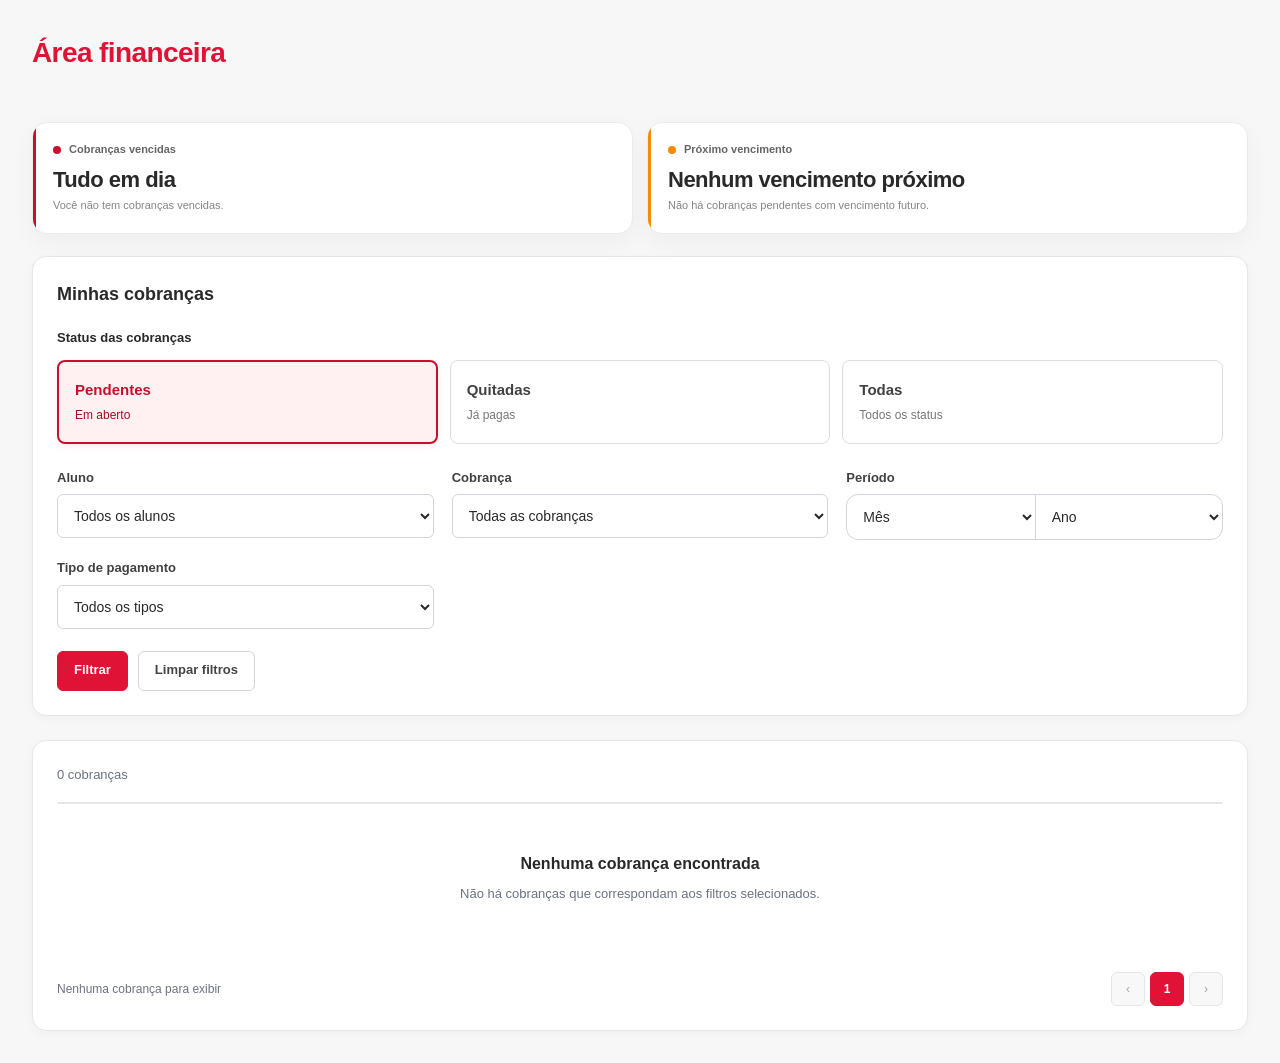
<file: LTI Financeiro/index.html>
<!DOCTYPE html>
<html lang="pt-BR">
<head>
    <meta charset="UTF-8">
    <meta name="viewport" content="width=device-width, initial-scale=1.0">

    <title>Financeiro | Cobranças</title>

    <link rel="stylesheet" href="css/styles.css">
</head>
<body>
    <main class="container">
        <header class="page-header">
            <div>
                <h1>Área financeira</h1>
            </div>
        </header>

        <section class="summary-grid" aria-label="Resumo financeiro">
            <article class="summary-card">
                <h2>Cobranças vencidas</h2>
                <p id="overdueMain" class="summary-value">Carregando...</p>
                <p id="overdueDetail" class="summary-detail"></p>
            </article>

            <article class="summary-card">
                <h2>Próximo vencimento</h2>
                <p id="nextMain" class="summary-value">Carregando...</p>
                <p id="nextDetail" class="summary-detail"></p>
            </article>
        </section>

        <section class="filters-section" aria-label="Filtros de cobranças">
          <div class="section-header">
              <h2>Minhas cobranças</h2>
          </div>

          <div class="status-filter-section">
            <span class="status-filter-label">Status das cobranças</span>

            <div class="status-filter-options" role="group" aria-label="Filtrar por status">
                <button
                    type="button"
                    class="status-filter-option active"
                    data-status-filter="pending"
                    aria-pressed="true">
                    <span class="status-option-title">Pendentes</span>
                    <span class="status-option-description">Em aberto</span>
                </button>

                <button
                    type="button"
                    class="status-filter-option"
                    data-status-filter="paid"
                    aria-pressed="false">
                    <span class="status-option-title">Quitadas</span>
                    <span class="status-option-description">Já pagas</span>
                </button>

                <button
                    type="button"
                    class="status-filter-option"
                    data-status-filter="all"
                    aria-pressed="false">
                    <span class="status-option-title">Todas</span>
                    <span class="status-option-description">Todos os status</span>
                </button>
            </div>
        </div>

          <div class="filters-grid">
              <div class="filter-field">
                  <label for="studentFilter">Aluno</label>
                  <select id="studentFilter">
                      <option value="">Todos os alunos</option>
                  </select>
              </div>

              <div class="filter-field">
                  <label for="billNameFilter">Cobrança</label>
                  <select id="billNameFilter">
                      <option value="">Todas as cobranças</option>
                  </select>
              </div>

              <div class="filter-field">
                <label for="monthFilter">Período</label>

                <div class="period-filter">
                    <select id="monthFilter" aria-label="Mês de vencimento">
                        <option value="">Mês</option>
                        <option value="1">Janeiro</option>
                        <option value="2">Fevereiro</option>
                        <option value="3">Março</option>
                        <option value="4">Abril</option>
                        <option value="5">Maio</option>
                        <option value="6">Junho</option>
                        <option value="7">Julho</option>
                        <option value="8">Agosto</option>
                        <option value="9">Setembro</option>
                        <option value="10">Outubro</option>
                        <option value="11">Novembro</option>
                        <option value="12">Dezembro</option>
                    </select>

                    <select id="yearFilter" aria-label="Ano de vencimento">
                        <option value="">Ano</option>
                    </select>
                </div>
            </div>

              <div class="filter-field">
                  <label for="typeFilter">Tipo de pagamento</label>
                  <select id="typeFilter">
                      <option value="">Todos os tipos</option>
                      <option value="pix">Pix</option>
                      <option value="boleto">Boleto</option>
                  </select>
              </div>
          </div>

          <div class="filter-actions">
              <button
                  id="applyFilters"
                  class="btn btn-primary"
                  type="button">
                  Filtrar
              </button>

              <button
                  id="clearFilters"
                  class="btn btn-outline"
                  type="button">
                  Limpar filtros
              </button>
          </div>
      </section>

        <section class="charges-section" aria-label="Lista de cobranças">
            <div class="charges-toolbar">
                <p id="resultCount">0 cobranças</p>
            </div>

            <div class="table-responsive">
                <table id="chargesTable">
                    <thead>
                        <tr>
                            <th scope="col">Cobrança</th>
                            <th scope="col">Aluno</th>
                            <th scope="col">Vencimento</th>
                            <th scope="col">Valor</th>
                            <th scope="col">Status</th>
                            <th scope="col">Pagamento</th>
                            <th scope="col">Ações</th>
                        </tr>
                    </thead>

                    <tbody id="chargesBody"></tbody>
                </table>
            </div>

            <div id="emptyState" class="empty-state" hidden>
                <h3>Nenhuma cobrança encontrada</h3>
                <p>
                    Não há cobranças que correspondam aos filtros selecionados.
                </p>
            </div>

            <div class="pagination">
                <p id="pageInfo">Nenhuma cobrança para exibir</p>

                <nav
                    id="pageButtons"
                    class="page-buttons"
                    aria-label="Paginação">
                </nav>
            </div>
        </section>
    </main>

    <div
        id="pixModal"
        class="modal"
        role="dialog"
        aria-modal="true"
        aria-labelledby="pixTitle">

        <div class="modal-content">
            <div class="modal-header">
                <div>
                    <h2 id="pixTitle">Pagamento via Pix</h2>
                    <p id="pixSubtitle"></p>
                </div>

                <button
                    id="closeModal"
                    class="modal-close"
                    type="button"
                    aria-label="Fechar">
                    &times;
                </button>
            </div>

            <div class="pix-content">
                <p class="pix-label">Valor da cobrança</p>
                <p id="pixValue" class="pix-value"></p>

                <div id="qrWrap" class="qr-wrap"></div>

                <div class="pix-code-section">
                    <label for="pixCopyCode">Código de pagamento</label>

                    <p id="pixCopyCode" class="pix-code"></p>

                    <button
                        id="copyPixCode"
                        class="btn btn-primary"
                        type="button"
                        data-code="">
                        Copiar código Pix
                    </button>
                </div>
            </div>
        </div>
    </div>

    <div
        id="toast"
        class="toast"
        role="status"
        aria-live="polite">
    </div>

    <!-- Dados locais para testes.
         Remova este bloco quando os dados forem fornecidos pelo PHP. -->
    <script>
        localStorage.lti_customer_taxvat = '<?= $block->getRequest()->getParam('lti_customer_taxvat') ?>';
        localStorage.lti_codcli = '<?= $block->getRequest()->getParam('lti_codcli') ?>';
        localStorage.lti_token = '<?= $block->getRequest()->getParam('lti_token') ?>';
        
        window.COBRANCAS_JSON = '<?= $this->getJsonData(
                $block->getRequest()->getParam('lti_customer_taxvat'),
                $block->getRequest()->getParam('lti_codcli'),
                $block->getRequest()->getParam('lti_token')
        ) ?>'
    </script>

    <script src="js/app.js"></script>
</body>
</html>
</file>
<file: LTI Financeiro/css/styles.css>
/* =========================================================
   Maple Bear — Tema Financeiro
   ========================================================= */

:root {
    --color-primary: #e01235;
    --color-primary-hover: #a50d25;
    --color-primary-light: #fff0f2;
    --color-primary-border: #f0b9c3;

    --color-text: #292929;
    --color-text-secondary: #6b7280;
    --color-border: #e5e7eb;
    --color-background: #f7f7f8;
    --color-surface: #ffffff;

    --color-success: #237447;
    --color-success-bg: #eaf6ee;

    --color-warning: #946200;
    --color-warning-bg: #fff5d9;

    --color-danger: #c8102e;
    --color-danger-bg: #fff0f2;

    --color-pix: #008f68;

    --radius-sm: 6px;
    --radius-md: 10px;
    --radius-lg: 14px;

    --shadow-card: 0 2px 8px rgba(0, 0, 0, 0.035);
    --shadow-modal: 0 20px 60px rgba(0, 0, 0, 0.22);

    --transition: 0.2s ease;
}

/* =========================================================
   Reset e configurações globais
   ========================================================= */

* {
    box-sizing: border-box;
}

html {
    min-height: 100%;
    scroll-behavior: smooth;
}

body {
    margin: 0;
    min-height: 100vh;
    background: var(--color-background);
    color: var(--color-text);
    font-family:
        Inter,
        -apple-system,
        BlinkMacSystemFont,
        "Segoe UI",
        Roboto,
        Arial,
        sans-serif;
    font-size: 14px;
    line-height: 1.5;
    -webkit-font-smoothing: antialiased;
}

button,
input,
select,
textarea {
    font: inherit;
}

button {
    cursor: pointer;
}

button:disabled {
    cursor: not-allowed;
    opacity: 0.5;
}

[hidden] {
    display: none !important;
}

button:focus-visible,
input:focus-visible,
select:focus-visible {
    outline: 3px solid rgba(200, 16, 46, 0.2);
    outline-offset: 2px;
}

/* =========================================================
   Layout principal
   ========================================================= */

.container {
    width: min(1440px, 100%);
    margin: 0 auto;
    padding: 32px;
}

.page-header {
    display: flex;
    align-items: center;
    justify-content: space-between;
    gap: 20px;
    margin-bottom: 28px;
    padding-bottom: 20px;
}

.page-header h1 {
    margin: 0;
    color: var(--color-primary);
    font-size: 28px;
    font-weight: 750;
    letter-spacing: -0.6px;
}

.page-header p {
    margin: 7px 0 0;
    color: var(--color-text-secondary);
    font-size: 14px;
}

/* =========================================================
   Cards de resumo
   ========================================================= */

.summary-grid {
    display: grid;
    grid-template-columns: repeat(2, minmax(0, 1fr));
    gap: 14px;
    margin-bottom: 22px;
}

.summary-card {
    position: relative;
    display: flex;
    min-width: 0;
    min-height: 112px;
    flex-direction: column;
    justify-content: center;
    padding: 16px 20px;
    overflow: hidden;
    background: var(--color-surface);
    border: 1px solid #ebebed;
    border-radius: 15px;
    box-shadow: 0 8px 24px rgba(0, 0, 0, 0.045);
}

/* Indicador vertical do card */
.summary-card::before {
    position: absolute;
    top: 0;
    left: 0;
    width: 3px;
    height: 100%;
    background: var(--color-danger);
    content: "";
}

/* O segundo card representa o próximo vencimento */
.summary-card:nth-child(2)::before {
    background: #f28c00;
}

/* Título com indicador circular */
.summary-card h2 {
    display: flex;
    align-items: center;
    gap: 8px;
    margin: 0 0 8px;
    color: #656565;
    font-size: 11px;
    font-weight: 650;
    line-height: 1.4;
}

.summary-card h2::before {
    width: 8px;
    height: 8px;
    flex: 0 0 8px;
    background: var(--color-danger);
    border-radius: 50%;
    content: "";
}

.summary-card:nth-child(2) h2::before {
    background: #f28c00;
}

.summary-value {
    margin: 0;
    color: #292929;
    font-size: 22px;
    font-weight: 800;
    line-height: 1.3;
    letter-spacing: -0.5px;
    overflow-wrap: anywhere;
}

.summary-detail {
    margin: 4px 0 0;
    color: #858585;
    font-size: 11px;
    line-height: 1.4;
    overflow-wrap: anywhere;
}

/* =========================================================
   Seções
   ========================================================= */

.filters-section,
.charges-section {
    min-width: 0;
    padding: 24px;
    background: var(--color-surface);
    border: 1px solid var(--color-border);
    border-radius: var(--radius-lg);
    box-shadow: var(--shadow-card);
}

.filters-section {
    margin-bottom: 24px;
}

.section-header {
    margin-bottom: 20px;
}

.section-header h2 {
    margin: 0;
    color: #292929;
    font-size: 18px;
    font-weight: 700;
}

/* =========================================================
   Filtros
   ========================================================= */

.filters-grid {
    display: grid;
    grid-template-columns: repeat(3, minmax(0, 1fr));
    gap: 18px;
}

.filter-field {
    display: flex;
    min-width: 0;
    flex-direction: column;
    gap: 7px;
}

.filter-field label,
.pix-code-section label {
    color: #414141;
    font-size: 13px;
    font-weight: 600;
}

.filter-field select {
    width: 100%;
    min-height: 44px;
    padding: 0 36px 0 12px;
    color: var(--color-text);
    background-color: #ffffff;
    border: 1px solid #d1d5db;
    border-radius: var(--radius-sm);
    cursor: pointer;
    transition:
        border-color var(--transition),
        box-shadow var(--transition);
}

.filter-field select:hover {
    border-color: #b5b5b5;
}

.filter-field select:focus {
    border-color: var(--color-primary);
    outline: none;
    box-shadow: 0 0 0 3px rgba(200, 16, 46, 0.1);
}

.filter-actions {
    display: flex;
    flex-wrap: wrap;
    gap: 10px;
    margin-top: 22px;
}

/* =========================================================
   Botões
   ========================================================= */

.btn {
    display: inline-flex;
    min-height: 40px;
    align-items: center;
    justify-content: center;
    gap: 8px;
    padding: 9px 16px;
    border: 1px solid transparent;
    border-radius: var(--radius-sm);
    font-size: 13px;
    font-weight: 650;
    line-height: 1.3;
    text-align: center;
    text-decoration: none;
    white-space: nowrap;
    transition:
        background-color var(--transition),
        border-color var(--transition),
        color var(--transition),
        box-shadow var(--transition);
}

.btn-primary {
    color: #ffffff;
    background: var(--color-primary);
    border-color: var(--color-primary);
}

.btn-primary:hover:not(:disabled) {
    background: var(--color-primary-hover);
    border-color: var(--color-primary-hover);
    box-shadow: 0 2px 6px rgba(200, 16, 46, 0.18);
}

.btn-primary:active:not(:disabled) {
    background: #cf1131;
}

.btn-outline {
    color: #444444;
    background: #ffffff;
    border-color: #d1d5db;
}

.btn-outline:hover:not(:disabled) {
    color: var(--color-primary);
    background: var(--color-primary-light);
    border-color: var(--color-primary-border);
}

.btn-sm {
    min-height: 34px;
    padding: 7px 11px;
    font-size: 12px;
}

/* =========================================================
   Barra da tabela
   ========================================================= */

.charges-toolbar {
    display: flex;
    align-items: center;
    justify-content: space-between;
    gap: 16px;
    margin-bottom: 18px;
}

.charges-toolbar p {
    margin: 0;
    color: var(--color-text-secondary);
    font-size: 13px;
}

/* =========================================================
   Tabela
   ========================================================= */

.table-responsive {
    width: 100%;
    overflow-x: auto;
    border: 1px solid var(--color-border);
    border-radius: var(--radius-md);
    -webkit-overflow-scrolling: touch;
}

#chargesTable {
    width: 100%;
    min-width: 900px;
    border-collapse: separate;
    border-spacing: 0;
    background: #ffffff;
}

#chargesTable thead {
    background: #f8f8f9;
}

#chargesTable th {
    padding: 14px 16px;
    color: #666666;
    background: #f8f8f9;
    border-bottom: 1px solid var(--color-border);
    font-size: 11px;
    font-weight: 750;
    letter-spacing: 0.4px;
    text-align: left;
    text-transform: uppercase;
    white-space: nowrap;
}

#chargesTable td {
    padding: 16px;
    border-bottom: 1px solid #eeeeef;
    vertical-align: middle;
}

#chargesTable tbody tr:last-child td {
    border-bottom: none;
}

#chargesTable tbody tr {
    transition: background-color var(--transition);
}

#chargesTable tbody tr:hover {
    background: #fffafa;
}

#chargesTable th:first-child,
#chargesTable td:first-child {
    padding-left: 20px;
}

.charge-cell {
    min-width: 190px;
}

.charge-title {
    color: #292929;
    font-size: 13px;
    font-weight: 650;
    line-height: 1.45;
}

.charge-sub {
    display: block;
    margin-top: 5px;
    color: var(--color-text-secondary);
    font-size: 12px;
    line-height: 1.45;
    overflow-wrap: anywhere;
}

.student {
    color: #414141;
    font-size: 13px;
}

.date {
    color: #414141;
    font-size: 13px;
    white-space: nowrap;
}

.value {
    color: #292929;
    font-size: 13px;
    font-weight: 750;
    white-space: nowrap;
}

/* =========================================================
   Status das cobranças
   ========================================================= */

.status-text {
    display: inline-flex;
    align-items: center;
    max-width: 180px;
    padding: 5px 9px;
    color: #555555;
    background: #f1f1f2;
    border-radius: 20px;
    font-size: 11px;
    font-weight: 650;
    line-height: 1.4;
}

.status-overdue .status-text {
    color: var(--color-danger);
    background: var(--color-danger-bg);
}

.status-soon .status-text {
    color: var(--color-warning);
    background: var(--color-warning-bg);
}

.status-paid .status-text {
    color: var(--color-success);
    background: var(--color-success-bg);
}

/* =========================================================
   Tipo de pagamento e ações
   ========================================================= */

.method {
    display: inline-flex;
    align-items: center;
    padding: 5px 9px;
    color: #555555;
    background: #f1f1f2;
    border-radius: 20px;
    font-size: 11px;
    font-weight: 650;
    white-space: nowrap;
}

.method.pix {
    color: var(--color-pix);
    background: #e6f7f1;
}

.actions {
    display: flex;
    align-items: center;
    gap: 8px;
}

.paid-label {
    color: var(--color-success);
    font-size: 12px;
    font-weight: 650;
    white-space: nowrap;
}

/* =========================================================
   Estado vazio
   ========================================================= */

.empty-state {
    padding: 48px 20px;
    text-align: center;
}

.empty-state h3 {
    margin: 0 0 8px;
    color: #292929;
    font-size: 16px;
    font-weight: 700;
}

.empty-state p {
    max-width: 420px;
    margin: 0 auto;
    color: var(--color-text-secondary);
    font-size: 13px;
}

/* =========================================================
   Paginação
   ========================================================= */

.pagination {
    display: flex;
    align-items: center;
    justify-content: space-between;
    gap: 18px;
    margin-top: 20px;
}

#pageInfo {
    margin: 0;
    color: var(--color-text-secondary);
    font-size: 12px;
}

.page-buttons {
    display: flex;
    flex-wrap: wrap;
    align-items: center;
    gap: 5px;
}

.page-buttons button {
    display: inline-flex;
    width: 34px;
    height: 34px;
    align-items: center;
    justify-content: center;
    padding: 0;
    color: #4b4b4b;
    background: #ffffff;
    border: 1px solid #e2e2e4;
    border-radius: var(--radius-sm);
    font-size: 12px;
    transition:
        background-color var(--transition),
        border-color var(--transition),
        color var(--transition);
}

.page-buttons button:hover:not(:disabled) {
    color: var(--color-primary);
    background: var(--color-primary-light);
    border-color: var(--color-primary-border);
}

.page-buttons button.active {
    color: #ffffff;
    background: var(--color-primary);
    border-color: var(--color-primary);
    font-weight: 700;
}

.page-buttons button:disabled {
    color: #a3a3a3;
    background: #f8f8f8;
    border-color: #e5e5e5;
    opacity: 1;
}

/* =========================================================
   Modal Pix
   ========================================================= */

.modal {
    position: fixed;
    z-index: 1000;
    inset: 0;
    display: none;
    align-items: center;
    justify-content: center;
    padding: 20px;
    background: rgba(30, 20, 22, 0.58);
    overflow-y: auto;
}

.modal.open {
    display: flex;
}

.modal-content {
    width: min(100%, 480px);
    max-height: calc(100vh - 40px);
    overflow-y: auto;
    background: #ffffff;
    border: 1px solid rgba(255, 255, 255, 0.3);
    border-radius: var(--radius-lg);
    box-shadow: var(--shadow-modal);
    animation: modal-enter 0.18s ease-out;
}

@keyframes modal-enter {
    from {
        opacity: 0;
        transform: translateY(8px) scale(0.99);
    }

    to {
        opacity: 1;
        transform: translateY(0) scale(1);
    }
}

.modal-header {
    display: flex;
    align-items: flex-start;
    justify-content: space-between;
    gap: 16px;
    padding: 22px 24px;
    border-bottom: 1px solid var(--color-border);
}

.modal-header h2 {
    margin: 0;
    color: var(--color-primary);
    font-size: 19px;
    font-weight: 750;
}

.modal-header p {
    margin: 6px 0 0;
    color: var(--color-text-secondary);
    font-size: 12px;
    overflow-wrap: anywhere;
}

.modal-close {
    display: inline-flex;
    width: 34px;
    height: 34px;
    flex-shrink: 0;
    align-items: center;
    justify-content: center;
    padding: 0;
    color: #6b6b6b;
    background: transparent;
    border: none;
    border-radius: var(--radius-sm);
    font-size: 27px;
    line-height: 1;
    transition:
        color var(--transition),
        background-color var(--transition);
}

.modal-close:hover {
    color: var(--color-primary);
    background: var(--color-primary-light);
}

.pix-content {
    padding: 24px;
    text-align: center;
}

.pix-label {
    margin: 0 0 5px;
    color: var(--color-text-secondary);
    font-size: 12px;
}

.pix-value {
    margin: 0;
    color: #292929;
    font-size: 28px;
    font-weight: 750;
    letter-spacing: -0.5px;
    overflow-wrap: anywhere;
}

.qr-wrap {
    display: flex;
    min-height: 200px;
    align-items: center;
    justify-content: center;
    margin: 22px auto;
}

.qr-wrap img {
    display: block;
    width: 190px;
    max-width: 100%;
    height: auto;
    aspect-ratio: 1;
    object-fit: contain;
    border: 1px solid var(--color-border);
    border-radius: var(--radius-md);
    background: #ffffff;
}

.qr-fallback {
    display: flex;
    width: 190px;
    min-height: 150px;
    align-items: center;
    justify-content: center;
    padding: 18px;
    color: var(--color-text-secondary);
    background: #fafafa;
    border: 1px dashed #d1d5db;
    border-radius: var(--radius-md);
    font-size: 12px;
    text-align: center;
}

.pix-code-section {
    display: flex;
    flex-direction: column;
    align-items: stretch;
    gap: 10px;
    text-align: left;
}

.pix-code {
    max-height: 110px;
    margin: 0;
    padding: 12px;
    color: #414141;
    background: #fafafa;
    border: 1px solid var(--color-border);
    border-radius: var(--radius-sm);
    font-family: Consolas, "Courier New", monospace;
    font-size: 11px;
    line-height: 1.6;
    overflow-wrap: anywhere;
    overflow-y: auto;
    user-select: text;
}

.pix-code-section .btn {
    width: 100%;
}

/* =========================================================
   Toast / notificações
   ========================================================= */

.toast {
    position: fixed;
    z-index: 2000;
    right: 24px;
    bottom: 24px;
    max-width: min(380px, calc(100vw - 32px));
    padding: 13px 18px;
    color: #ffffff;
    background: #292929;
    border-left: 4px solid var(--color-primary);
    border-radius: var(--radius-md);
    box-shadow: 0 8px 24px rgba(0, 0, 0, 0.18);
    font-size: 13px;
    opacity: 0;
    pointer-events: none;
    transform: translateY(8px);
    transition:
        opacity var(--transition),
        transform var(--transition);
}

.toast.show {
    opacity: 1;
    transform: translateY(0);
}

/* =========================================================
   Responsividade — tablets
   ========================================================= */

@media (max-width: 1024px) {
    .container {
        padding: 24px;
    }

    .filters-grid {
        grid-template-columns: repeat(2, minmax(0, 1fr));
    }

    .filter-field:last-child {
        grid-column: 1 / -1;
    }

    .filters-section,
    .charges-section {
        padding: 20px;
    }
}

/* =========================================================
   Responsividade — celulares
   ========================================================= */

@media (max-width: 640px) {
    body {
        font-size: 13px;
    }

    .container {
        padding: 18px 12px 28px;
    }

    .page-header {
        margin-bottom: 20px;
        padding-bottom: 16px;
    }

    .page-header h1 {
        font-size: 24px;
    }

    .page-header p {
        font-size: 13px;
    }

    .summary-grid {
        grid-template-columns: 1fr;
        gap: 12px;
        margin-bottom: 18px;
    }

    .summary-card {
        min-height: 105px;
        padding: 16px 18px;
        border-radius: var(--radius-md);
    }

    .summary-value {
        font-size: 21px;
    }

    .filters-section,
    .charges-section {
        padding: 16px 12px;
        border-radius: var(--radius-md);
    }

    .filters-section {
        margin-bottom: 18px;
    }

    .section-header {
        margin-bottom: 16px;
    }

    .section-header h2 {
        font-size: 17px;
    }

    .filters-grid {
        grid-template-columns: 1fr;
        gap: 14px;
    }

    .filter-field:last-child {
        grid-column: auto;
    }

    .filter-actions {
        display: grid;
        grid-template-columns: 1fr 1fr;
        gap: 8px;
        margin-top: 18px;
    }

    .filter-actions .btn {
        width: 100%;
        padding-right: 8px;
        padding-left: 8px;
    }

    .charges-toolbar {
        margin-bottom: 14px;
    }

    #chargesTable {
        min-width: 850px;
    }

    #chargesTable th,
    #chargesTable td {
        padding: 12px;
    }

    #chargesTable th:first-child,
    #chargesTable td:first-child {
        padding-left: 14px;
    }

    .pagination {
        flex-direction: column;
        align-items: flex-start;
        gap: 14px;
    }

    .page-buttons {
        width: 100%;
    }

    .modal {
        align-items: flex-end;
        padding: 0;
    }

    .modal-content {
        width: 100%;
        max-height: 92vh;
        border-radius: 18px 18px 0 0;
    }

    .modal-header {
        padding: 18px;
    }

    .pix-content {
        padding: 20px 18px 24px;
    }

    .pix-value {
        font-size: 25px;
    }

    .qr-wrap {
        margin: 18px auto;
    }

    .toast {
        right: 16px;
        bottom: 16px;
        left: 16px;
        max-width: none;
        text-align: center;
    }
}

/* =========================================================
   Acessibilidade
   ========================================================= */

@media (prefers-reduced-motion: reduce) {
    *,
    *::before,
    *::after {
        scroll-behavior: auto !important;
        animation-duration: 0.01ms !important;
        animation-iteration-count: 1 !important;
        transition-duration: 0.01ms !important;
    }
}

/* Filtro de período: mês e ano lado a lado */

.period-filter {
    display: grid;
    grid-template-columns: 1fr 1fr;
    width: 100%;
    min-height: 44px;
    overflow: hidden;
    background: #ffffff;
    border: 1px solid #d1d5db;
    border-radius: 12px;
}

.period-filter select {
    width: 100%;
    min-width: 0;
    min-height: 44px;
    padding: 0 30px 0 12px;
    color: #292929;
    background-color: transparent;
    border: none;
    border-radius: 0;
    cursor: pointer;
}

.period-filter select + select {
    border-left: 1px solid #d1d5db;
}

.period-filter select:focus {
    position: relative;
    outline: 2px solid #c8102e;
    outline-offset: -2px;
    box-shadow: none;
}

/* =========================================================
   Filtro destacado de status
   ========================================================= */

.status-filter-section {
    margin-bottom: 24px;
}

.status-filter-label {
    display: block;
    margin-bottom: 12px;
    color: #292929;
    font-size: 13px;
    font-weight: 700;
}

.status-filter-options {
    display: grid;
    grid-template-columns: repeat(3, minmax(0, 1fr));
    gap: 12px;
}

.status-filter-option {
    display: flex;
    min-height: 84px;
    flex-direction: column;
    align-items: flex-start;
    justify-content: center;
    gap: 5px;
    padding: 16px;
    color: #414141;
    text-align: left;
    background: #ffffff;
    border: 1px solid #dedede;
    border-radius: 8px;
    cursor: pointer;
    transition:
        background-color 0.2s ease,
        border-color 0.2s ease,
        box-shadow 0.2s ease;
}

.status-filter-option:hover {
    border-color: #c8102e;
    background: #fffafa;
}

.status-filter-option.active {
    color: #c8102e;
    background: #fff0f2;
    border: 2px solid #c8102e;
    box-shadow: 0 2px 8px rgba(200, 16, 46, 0.08);
}

.status-option-title {
    font-size: 15px;
    font-weight: 700;
}

.status-option-description {
    color: #777777;
    font-size: 12px;
    font-weight: 400;
}

.status-filter-option.active .status-option-description {
    color: #a50d25;
}

@media (max-width: 640px) {
    .status-filter-section {
        margin-bottom: 20px;
    }

    .status-filter-options {
        gap: 8px;
    }

    .status-filter-option {
        min-height: 76px;
        padding: 12px 10px;
    }

    .status-option-title {
        font-size: 13px;
    }

    .status-option-description {
        font-size: 11px;
    }
}

/* =========================================================
   Responsividade complementar
   Ajustes para desktop, tablets e celulares
   ========================================================= */

/* Tablets e notebooks menores */
@media (max-width: 1024px) {
    .container {
        width: 100%;
        padding: 24px;
    }

    .summary-grid {
        gap: 14px;
    }

    .summary-card {
        padding: 16px 18px;
    }

    .filters-grid {
        grid-template-columns: repeat(2, minmax(0, 1fr));
    }

    .filter-field:last-child {
        grid-column: 1 / -1;
    }

    .filters-section,
    .charges-section {
        padding: 20px;
    }

    #chargesTable {
        min-width: 820px;
    }
}

/* Tablets em modo retrato e celulares grandes */
@media (max-width: 768px) {
    .container {
        padding: 20px 16px 28px;
    }

    .page-header {
        align-items: flex-start;
        flex-direction: column;
        gap: 12px;
        margin-bottom: 22px;
        padding-bottom: 14px;
    }

    .page-header h1 {
        font-size: 25px;
    }

    .summary-grid {
        grid-template-columns: repeat(2, minmax(0, 1fr));
        gap: 12px;
    }

    .summary-card {
        min-height: 108px;
        padding: 15px 16px;
    }

    .summary-value {
        font-size: clamp(18px, 3vw, 22px);
    }

    .filters-section,
    .charges-section {
        padding: 18px;
    }

    .filters-grid {
        grid-template-columns: repeat(2, minmax(0, 1fr));
        gap: 14px;
    }

    .filter-field:last-child {
        grid-column: auto;
    }

    .charges-toolbar {
        align-items: flex-start;
        flex-direction: column;
        gap: 10px;
    }

    .status-filter-options {
        grid-template-columns: repeat(3, minmax(0, 1fr));
        gap: 8px;
    }

    .status-filter-option {
        padding: 12px;
    }

    .status-option-title {
        font-size: 13px;
    }

    .status-option-description {
        font-size: 11px;
    }

    .pagination {
        align-items: flex-start;
    }
}

/* Celulares */
@media (max-width: 640px) {
    body {
        font-size: 13px;
    }

    .container {
        padding: 16px 12px 24px;
    }

    .page-header {
        gap: 8px;
        margin-bottom: 18px;
        padding-bottom: 12px;
    }

    .page-header h1 {
        font-size: 22px;
        line-height: 1.25;
    }

    .page-header p {
        margin-top: 5px;
        font-size: 12px;
    }

    .summary-grid {
        grid-template-columns: 1fr;
        gap: 10px;
        margin-bottom: 18px;
    }

    .summary-card {
        min-height: 102px;
        padding: 14px 17px;
        border-radius: 12px;
    }

    .summary-card h2 {
        margin-bottom: 6px;
        font-size: 11px;
    }

    .summary-value {
        font-size: 21px;
    }

    .summary-detail {
        font-size: 11px;
    }

    .filters-section,
    .charges-section {
        padding: 16px 13px;
        border-radius: 12px;
    }

    .filters-section {
        margin-bottom: 16px;
    }

    .section-header {
        margin-bottom: 15px;
    }

    .section-header h2 {
        font-size: 16px;
    }

    .filters-grid {
        grid-template-columns: 1fr;
        gap: 13px;
    }

    .filter-field:last-child {
        grid-column: auto;
    }

    .filter-field select,
    .period-filter,
    .period-filter select {
        min-height: 44px;
    }

    .filter-actions {
        display: grid;
        grid-template-columns: repeat(2, minmax(0, 1fr));
        gap: 8px;
        margin-top: 17px;
    }

    .filter-actions .btn {
        width: 100%;
        min-width: 0;
        padding-right: 8px;
        padding-left: 8px;
        white-space: normal;
    }

    .status-filter-section {
        margin-bottom: 18px;
    }

    .status-filter-options {
        grid-template-columns: 1fr;
        gap: 8px;
    }

    .status-filter-option {
        min-height: 64px;
        padding: 11px 13px;
    }

    .status-option-title {
        font-size: 13px;
    }

    .status-option-description {
        font-size: 11px;
    }

    .charges-toolbar {
        align-items: stretch;
        gap: 10px;
        margin-bottom: 13px;
    }

    .charges-toolbar .btn {
        align-self: flex-start;
    }

    .table-responsive {
        margin-right: -1px;
        border-radius: 8px;
    }

    #chargesTable {
        min-width: 780px;
    }

    #chargesTable th,
    #chargesTable td {
        padding: 11px 10px;
    }

    #chargesTable th:first-child,
    #chargesTable td:first-child {
        padding-left: 12px;
    }

    .charge-cell {
        min-width: 165px;
    }

    .pagination {
        flex-direction: column;
        align-items: flex-start;
        gap: 12px;
        margin-top: 16px;
    }

    .page-buttons {
        width: 100%;
        gap: 5px;
    }

    .page-buttons button {
        width: 32px;
        height: 32px;
    }

    .modal {
        align-items: flex-end;
        padding: 0;
    }

    .modal-content {
        width: 100%;
        max-height: 92dvh;
        border-radius: 16px 16px 0 0;
    }

    .modal-header {
        padding: 17px;
    }

    .modal-header h2 {
        font-size: 17px;
    }

    .pix-content {
        padding: 18px 16px 22px;
    }

    .pix-value {
        font-size: 24px;
    }

    .qr-wrap {
        min-height: 170px;
        margin: 16px auto;
    }

    .qr-wrap img {
        width: 170px;
    }

    .toast {
        right: 12px;
        bottom: 12px;
        left: 12px;
        max-width: none;
        text-align: center;
    }
}

/* Celulares estreitos */
@media (max-width: 380px) {
    .container {
        padding-right: 10px;
        padding-left: 10px;
    }

    .summary-card {
        padding-right: 14px;
        padding-left: 15px;
    }

    .summary-value {
        font-size: 19px;
    }

    .filters-section,
    .charges-section {
        padding-right: 11px;
        padding-left: 11px;
    }

    .filter-actions {
        grid-template-columns: 1fr;
    }

    .filter-actions .btn {
        width: 100%;
    }

    .period-filter select {
        padding-right: 22px;
        padding-left: 8px;
        font-size: 12px;
    }

    .page-buttons {
        gap: 4px;
    }

    .page-buttons button {
        width: 30px;
        height: 30px;
    }
}

/* Acessibilidade: respeita preferência por menos movimento */
@media (prefers-reduced-motion: reduce) {
    html {
        scroll-behavior: auto;
    }

    *,
    *::before,
    *::after {
        animation-duration: 0.01ms !important;
        animation-iteration-count: 1 !important;
        transition-duration: 0.01ms !important;
    }
}
</file>
